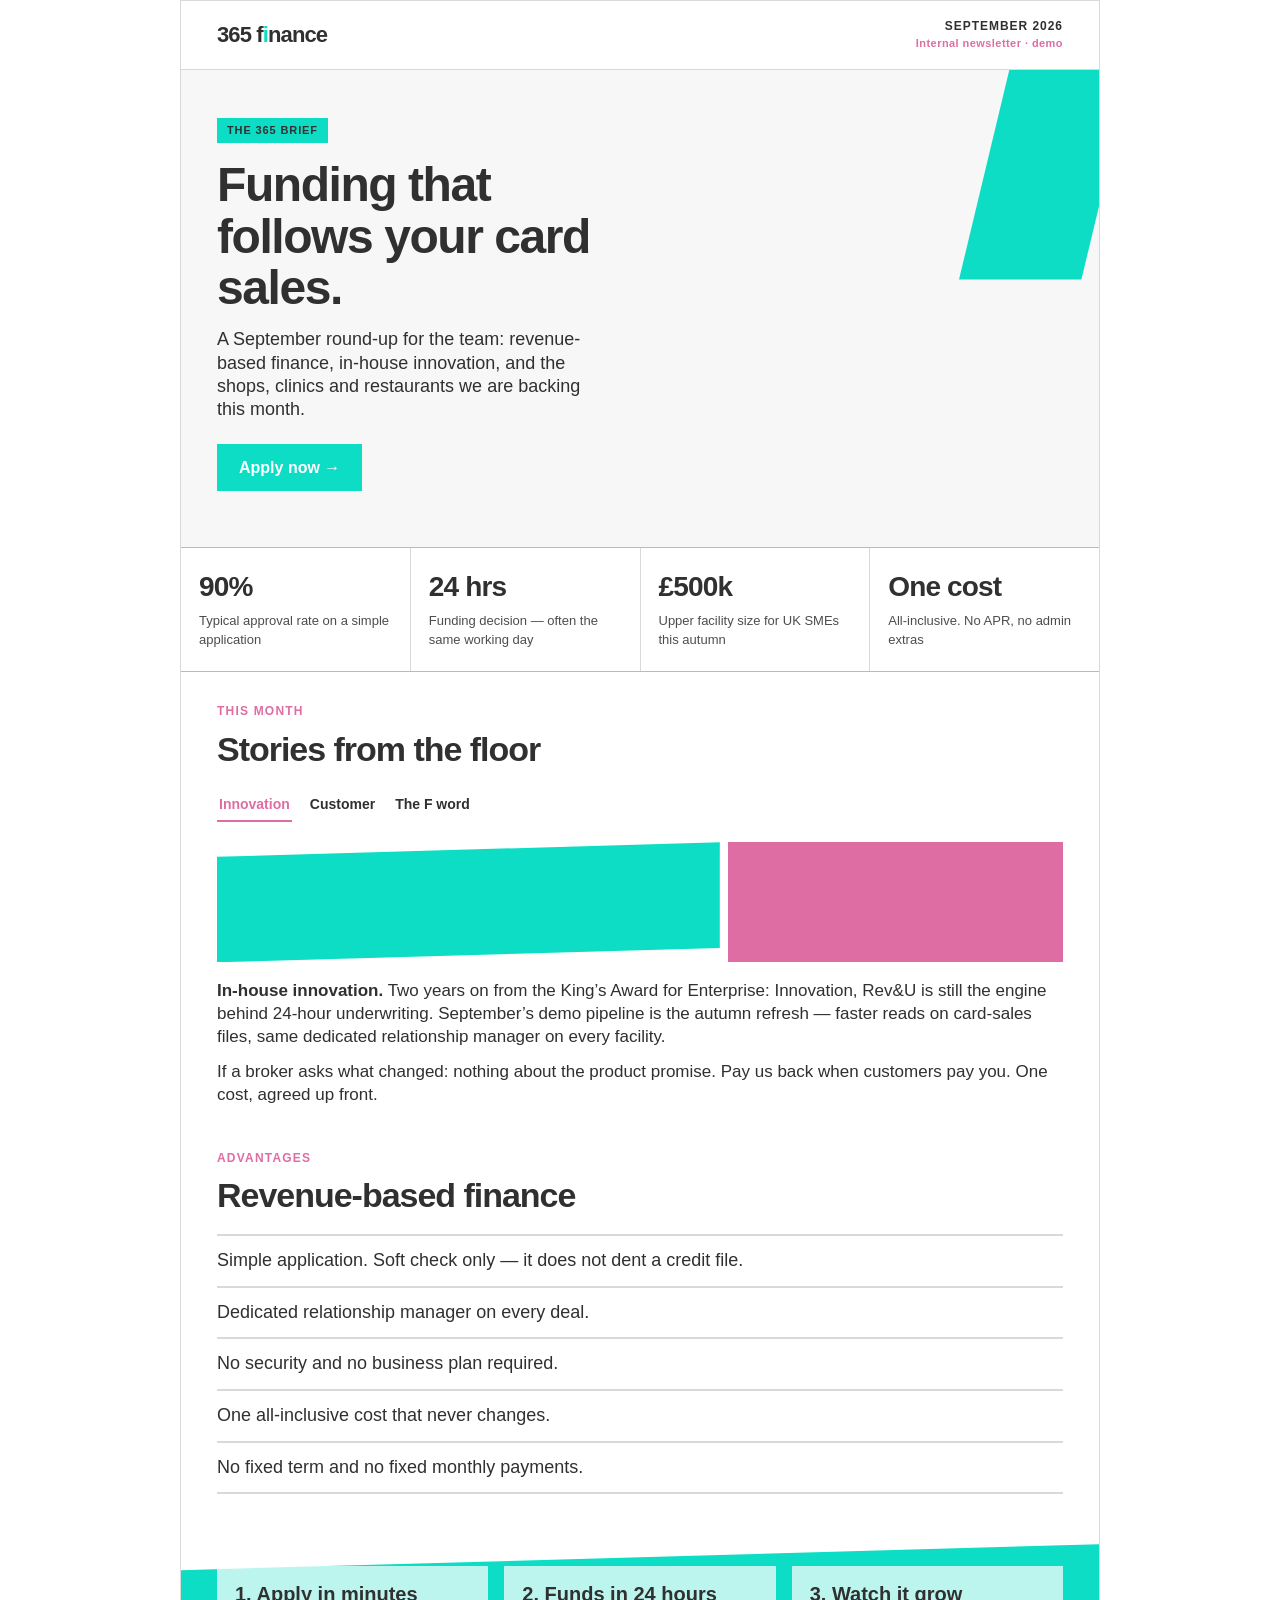
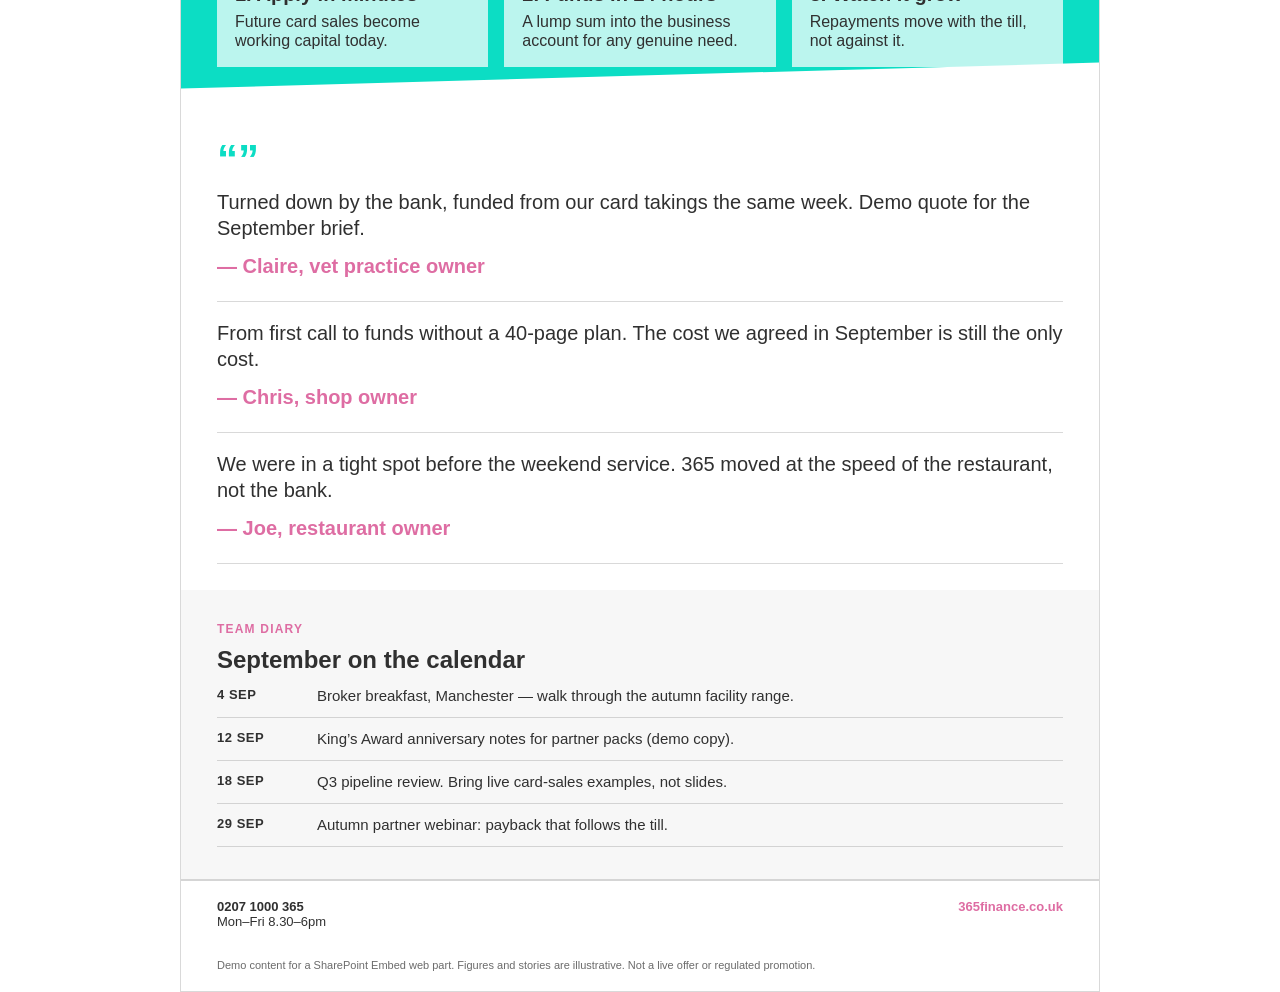
<file: 365-brief/index.html>
<!doctype html>
<html lang="en-GB">
<head>
<meta charset="utf-8">
<meta name="viewport" content="width=device-width, initial-scale=1">
<title>365 Finance · The 365 Brief · September 2026</title>
<style>
*{box-sizing:border-box}html,body{margin:0;background:#fff;color:#303030;font-family:Arial,Helvetica,sans-serif;line-height:1.2}
p,h1,h2,ul,li{margin:0;padding:0}a{color:#de6da3;font-weight:700;text-decoration:none}a:hover{color:#303030}
.wrap{max-width:920px;margin:0 auto;border:1px solid rgba(48,48,48,.18);overflow:hidden}
.top{display:flex;align-items:center;justify-content:space-between;gap:12px;padding:18px 22px;border-bottom:1px solid rgba(48,48,48,.18)}
.mark{font-weight:800;letter-spacing:-.04em;font-size:22px}.mark i{color:#0cddc4;font-style:normal}
.kicker{text-align:right;font-size:12px;font-weight:700;letter-spacing:.08em;text-transform:uppercase}
.kicker span{display:block;margin-top:4px;color:#de6da3;letter-spacing:.04em;font-size:11px;text-transform:none}
.hero{position:relative;padding:36px 22px 42px;background:#f7f7f7;overflow:hidden}
.hero:before{content:"";position:absolute;right:-40px;top:-30px;width:180px;height:240px;background:#0cddc4;clip-path:polygon(32% 0,100% 0,68% 100%,0 100%)}
.badge{display:inline-block;background:#0cddc4;font-size:11px;font-weight:800;letter-spacing:.08em;text-transform:uppercase;padding:6px 10px;margin-bottom:16px;position:relative;z-index:1}
.hero h1{position:relative;z-index:1;font-size:clamp(28px,5vw,48px);letter-spacing:-.03em;line-height:1.08;max-width:16ch;margin-bottom:14px}
.hero p{position:relative;z-index:1;font-size:18px;line-height:1.3;max-width:38ch;margin-bottom:22px}
.btn{position:relative;z-index:1;display:inline-flex;align-items:center;gap:10px;background:#0cddc4;color:#fff!important;font-weight:700;font-size:16px;padding:14px 22px}
.btn:hover{background:#000}
.stats{display:grid;grid-template-columns:1fr 1fr;gap:1px;background:rgba(48,48,48,.18);border-top:1px solid rgba(48,48,48,.18);border-bottom:1px solid rgba(48,48,48,.18)}
.stat{background:#fff;padding:22px 18px}.stat b{display:block;font-size:28px;letter-spacing:-.03em;margin-bottom:6px}.stat span{font-size:13px;line-height:1.3;color:#4d4d4d}
.section{padding:32px 22px}.label{font-size:12px;font-weight:800;letter-spacing:.1em;text-transform:uppercase;color:#de6da3;margin-bottom:10px}
.section h2{font-size:clamp(24px,4vw,34px);letter-spacing:-.03em;margin-bottom:18px}
.stories input{position:absolute;opacity:0;pointer-events:none}
.tabs{display:flex;flex-wrap:wrap;gap:16px;margin-bottom:20px}
.tabs label{border-bottom:2px solid transparent;font-weight:700;font-size:14px;padding:8px 2px;cursor:pointer}
#s1:checked~.tabs label[for=s1],#s2:checked~.tabs label[for=s2],#s3:checked~.tabs label[for=s3]{border-bottom-color:#de6da3;color:#de6da3}
.story{display:none}#s1:checked~.p1,#s2:checked~.p2,#s3:checked~.p3{display:block}
.story p{font-size:17px;line-height:1.35;margin-bottom:12px}
.art{display:grid;grid-template-columns:1.2fr .8fr;gap:8px;margin:18px 0;min-height:120px}
.art i{display:block;min-height:120px}.a{background:#0cddc4;clip-path:polygon(0 12%,100% 0,100% 88%,0 100%)}.b{background:#de6da3}
.list{list-style:none;border-top:2px solid rgba(48,48,48,.18)}.list li{border-bottom:2px solid rgba(48,48,48,.18);padding:14px 0;font-size:18px;font-weight:500}
.band{position:relative;padding:40px 22px}.band:before{content:"";position:absolute;inset:18px 0;background:#0cddc4;clip-path:polygon(0 18%,100% 0,100% 82%,0 100%)}
.inner{position:relative;z-index:1;display:grid;gap:16px}.step{background:rgba(255,255,255,.72);padding:16px 18px}.step b{display:block;font-size:20px;margin-bottom:6px}
.quotes{padding:32px 22px 8px}.q{font-size:42px;line-height:1;color:#0cddc4;font-weight:800;margin-bottom:8px}
.quote{padding:0 0 22px;margin-bottom:18px;border-bottom:1px solid rgba(48,48,48,.18)}.quote p{font-size:20px;line-height:1.3}.who{margin-top:12px;font-size:14px;font-weight:700;color:#de6da3}
.diary{background:#f7f7f7;padding:32px 22px}.row{display:grid;grid-template-columns:88px 1fr;gap:12px;padding:12px 0;border-bottom:1px solid rgba(48,48,48,.18);font-size:15px}
.row strong{font-size:13px;letter-spacing:.04em;text-transform:uppercase}
.foot{display:flex;flex-wrap:wrap;justify-content:space-between;gap:12px;padding:18px 22px;border-top:2px solid rgba(48,48,48,.2);font-size:13px}
.note{padding:10px 22px 18px;font-size:11px;color:#6b6b6b;line-height:1.4}
@media(min-width:640px){.stats{grid-template-columns:repeat(4,1fr)}.inner{grid-template-columns:repeat(3,1fr)}.hero{padding:48px 36px 56px}.section,.quotes,.diary,.top,.foot,.note,.band{padding-left:36px;padding-right:36px}}
</style>
</head>
<body>
<article class="wrap">
<header class="top">
<div class="mark">365 f<i>i</i>nance</div>
<p class="kicker">September 2026<span>Internal newsletter · demo</span></p>
</header>
<section class="hero">
<div class="badge">The 365 Brief</div>
<h1>Funding that follows your card sales.</h1>
<p>A September round-up for the team: revenue-based finance, in-house innovation, and the shops, clinics and restaurants we are backing this month.</p>
<a class="btn" href="https://www.365finance.co.uk/registration/" target="_blank" rel="noopener">Apply now →</a>
</section>
<div class="stats">
<div class="stat"><b>90%</b><span>Typical approval rate on a simple application</span></div>
<div class="stat"><b>24 hrs</b><span>Funding decision — often the same working day</span></div>
<div class="stat"><b>£500k</b><span>Upper facility size for UK SMEs this autumn</span></div>
<div class="stat"><b>One cost</b><span>All-inclusive. No APR, no admin extras</span></div>
</div>
<section class="section stories">
<p class="label">This month</p>
<h2>Stories from the floor</h2>
<input type="radio" name="story" id="s1" checked>
<input type="radio" name="story" id="s2">
<input type="radio" name="story" id="s3">
<div class="tabs">
<label for="s1">Innovation</label>
<label for="s2">Customer</label>
<label for="s3">The F word</label>
</div>
<article class="story p1">
<div class="art" aria-hidden="true"><i class="a"></i><i class="b"></i></div>
<p><strong>In-house innovation.</strong> Two years on from the King’s Award for Enterprise: Innovation, Rev&amp;U is still the engine behind 24-hour underwriting. September’s demo pipeline is the autumn refresh — faster reads on card-sales files, same dedicated relationship manager on every facility.</p>
<p>If a broker asks what changed: nothing about the product promise. Pay us back when customers pay you. One cost, agreed up front.</p>
</article>
<article class="story p2">
<div class="art" aria-hidden="true"><i class="b"></i><i class="a"></i></div>
<p><strong>Jess takes her shop online.</strong> Demo case for September: a high-street retailer using a merchant cash advance to stand up ecommerce before the festive peak. Repayments track card takings, so quieter Tuesdays cost less than Saturday queues.</p>
<p>Use this story on partner calls. Flexible funding for owners who cannot pause the till to write a 40-page business plan.</p>
</article>
<article class="story p3">
<div class="art" aria-hidden="true"><i class="a"></i><i class="b"></i></div>
<p><strong>The ‘F’ word in business.</strong> Funding should not feel like a threat. No security, no fixed monthly direct debit, no hidden extras. If sales dip, the take dips with them.</p>
<p>September reminder for new joiners: we buy a slice of future card revenue. We do not sell a bank loan in different clothes.</p>
</article>
</section>
<section class="section" style="padding-top:0">
<p class="label">Advantages</p>
<h2>Revenue-based finance</h2>
<ul class="list">
<li>Simple application. Soft check only — it does not dent a credit file.</li>
<li>Dedicated relationship manager on every deal.</li>
<li>No security and no business plan required.</li>
<li>One all-inclusive cost that never changes.</li>
<li>No fixed term and no fixed monthly payments.</li>
</ul>
</section>
<section class="band">
<div class="inner">
<div class="step"><b>1. Apply in minutes</b>Future card sales become working capital today.</div>
<div class="step"><b>2. Funds in 24 hours</b>A lump sum into the business account for any genuine need.</div>
<div class="step"><b>3. Watch it grow</b>Repayments move with the till, not against it.</div>
</div>
</section>
<section class="quotes">
<div class="q">“”</div>
<div class="quote"><p>Turned down by the bank, funded from our card takings the same week. Demo quote for the September brief.</p><p class="who">— Claire, vet practice owner</p></div>
<div class="quote"><p>From first call to funds without a 40-page plan. The cost we agreed in September is still the only cost.</p><p class="who">— Chris, shop owner</p></div>
<div class="quote"><p>We were in a tight spot before the weekend service. 365 moved at the speed of the restaurant, not the bank.</p><p class="who">— Joe, restaurant owner</p></div>
</section>
<section class="diary">
<p class="label">Team diary</p>
<h2>September on the calendar</h2>
<div class="row"><strong>4 Sep</strong><span>Broker breakfast, Manchester — walk through the autumn facility range.</span></div>
<div class="row"><strong>12 Sep</strong><span>King’s Award anniversary notes for partner packs (demo copy).</span></div>
<div class="row"><strong>18 Sep</strong><span>Q3 pipeline review. Bring live card-sales examples, not slides.</span></div>
<div class="row"><strong>29 Sep</strong><span>Autumn partner webinar: payback that follows the till.</span></div>
</section>
<footer class="foot">
<div><strong>0207 1000 365</strong><br>Mon–Fri 8.30–6pm</div>
<div><a href="https://www.365finance.co.uk/" target="_blank" rel="noopener">365finance.co.uk</a></div>
</footer>
<p class="note">Demo content for a SharePoint Embed web part. Figures and stories are illustrative. Not a live offer or regulated promotion.</p>
</article>
</body>
</html>
</file>
